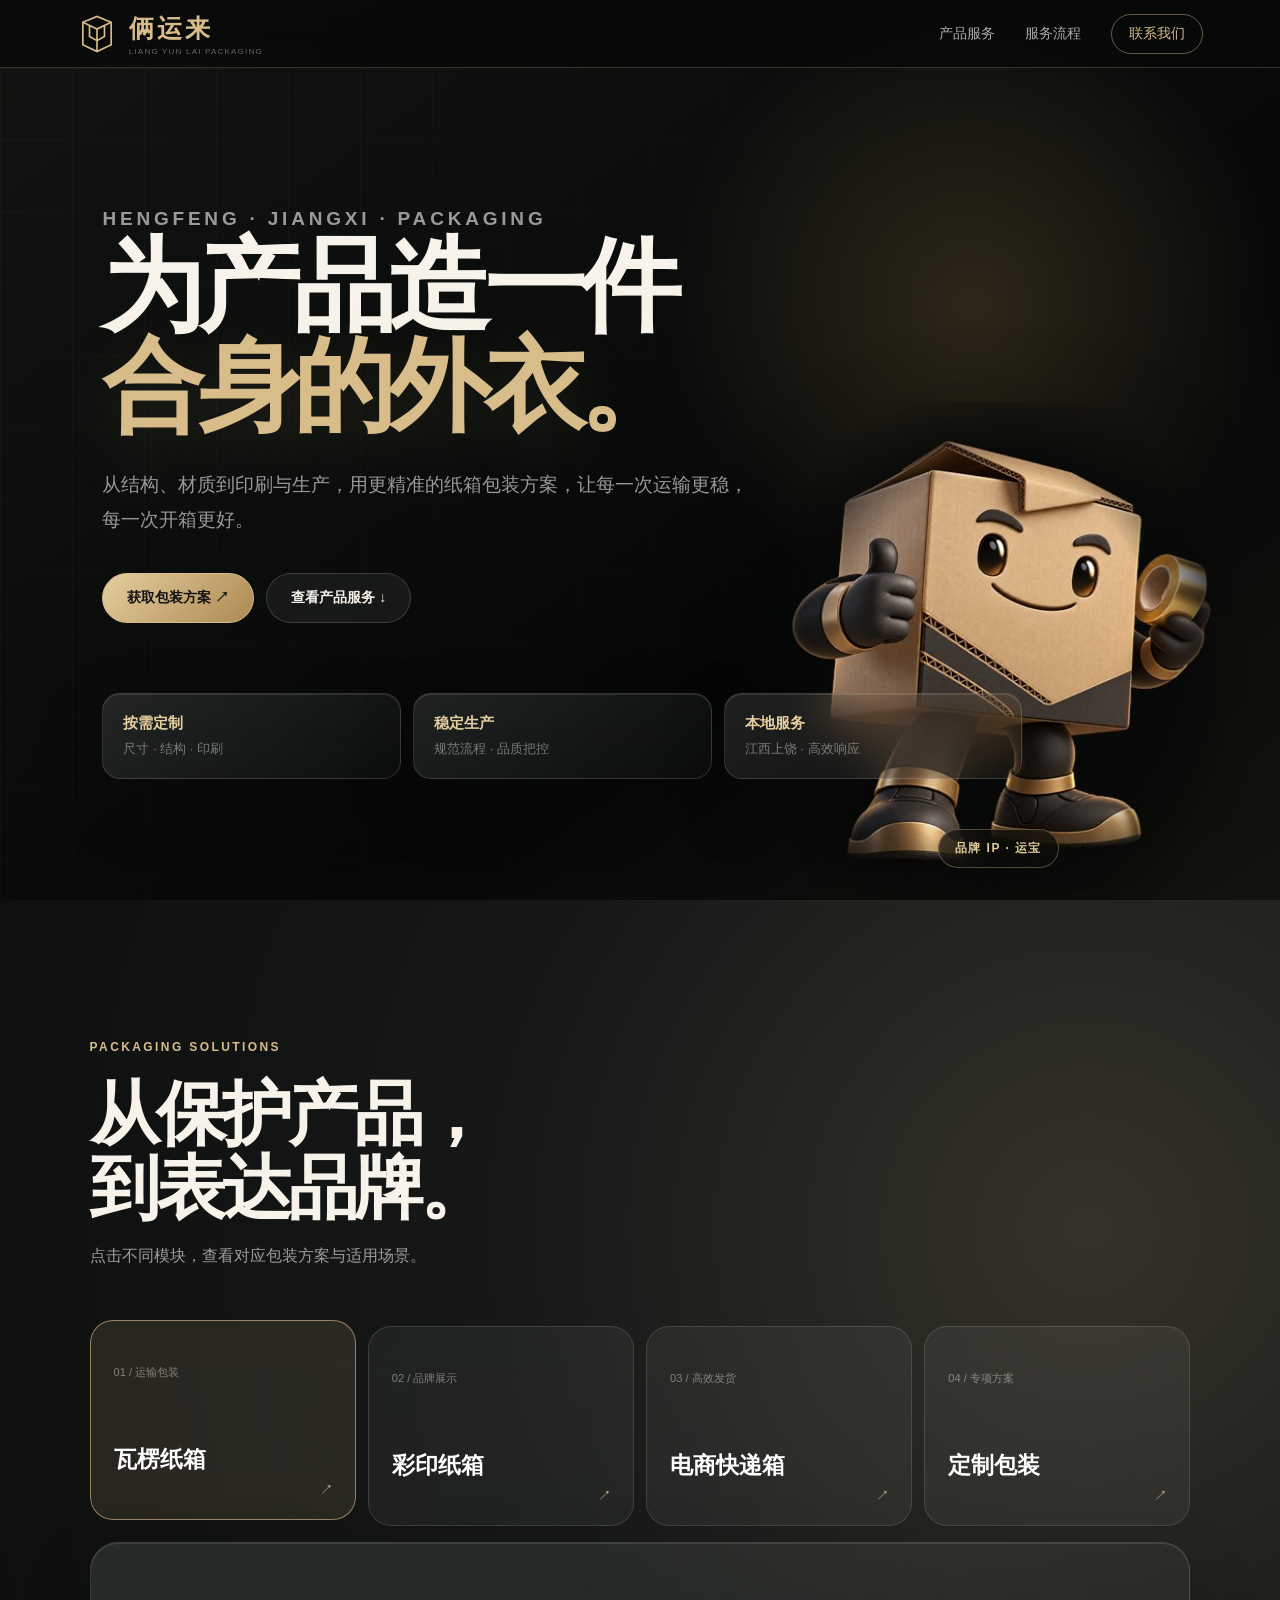
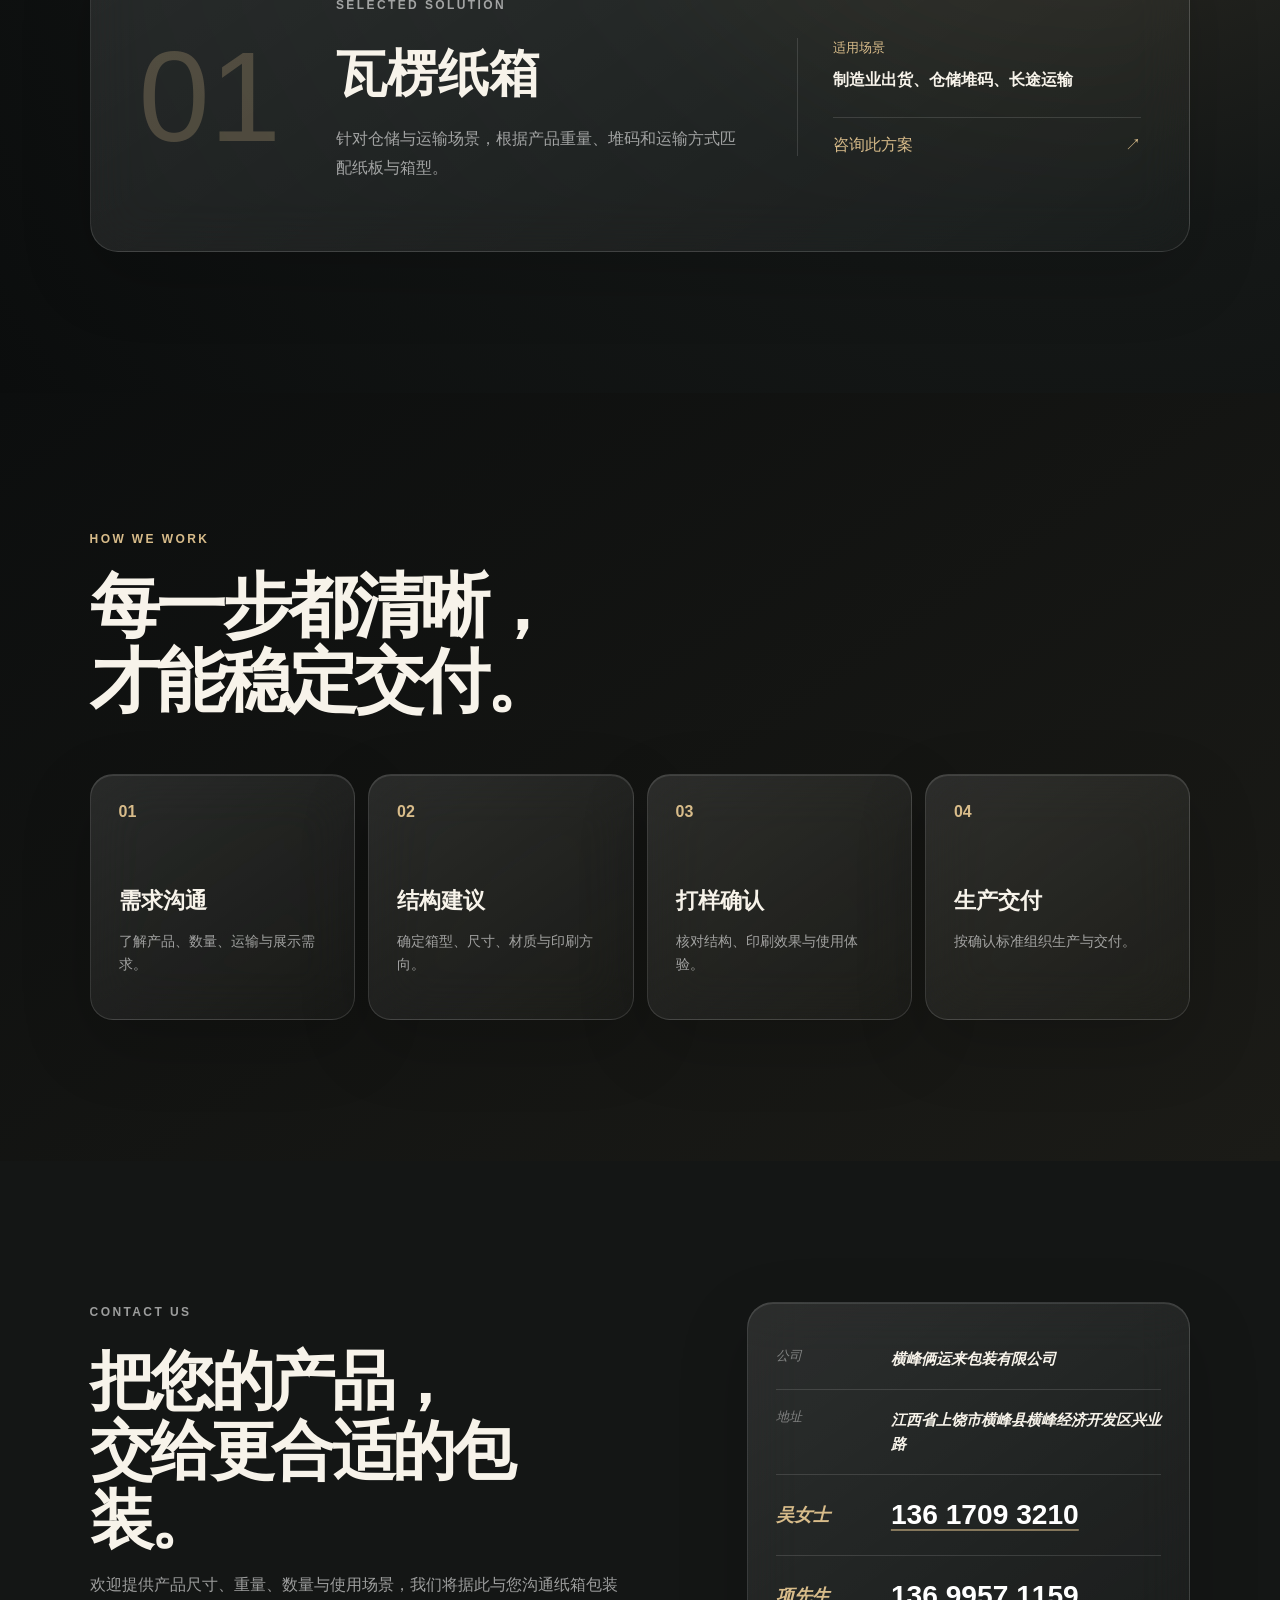
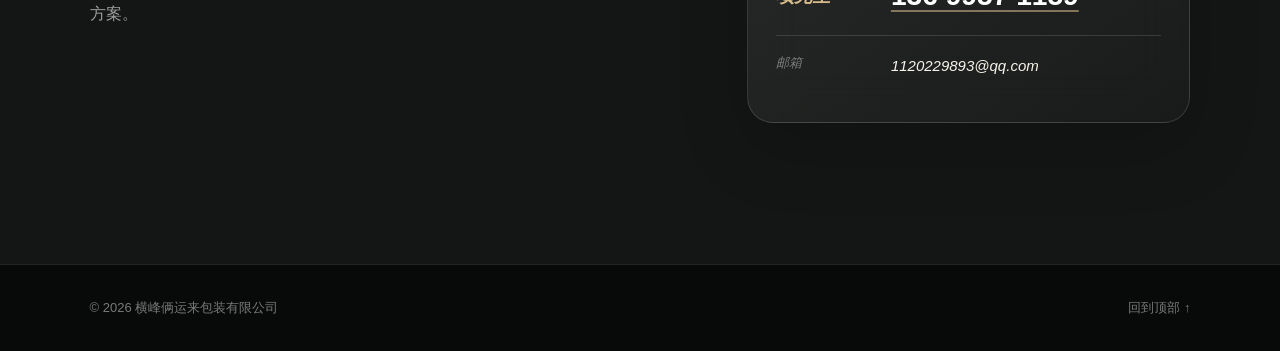
<file: index.html>
<!doctype html>
<html lang="zh-CN">
<head>
<meta charset="utf-8">
<meta name="viewport" content="width=device-width,initial-scale=1">
<title>横峰俩运来包装有限公司｜纸箱包装定制</title>
<meta name="description" content="横峰俩运来包装有限公司，提供瓦楞纸箱、彩印纸箱、电商快递箱与定制包装方案。">
<meta name="theme-color" content="#090b0b">
<link rel="canonical" href="https://1120229893xy-star.github.io/hengfeng-site/">
<style>
:root{--black:#080a0a;--black2:#111412;--gold:#d8bc8a;--gold2:#a88755;--white:#f7f3ea;--muted:rgba(255,255,255,.58);--line:rgba(216,188,138,.22)}
*{box-sizing:border-box}html{scroll-behavior:smooth}body{margin:0;background:var(--black);color:var(--white);font-family:-apple-system,BlinkMacSystemFont,"PingFang SC","Microsoft YaHei",sans-serif;-webkit-font-smoothing:antialiased}a{color:inherit;text-decoration:none}
nav{position:fixed;z-index:20;inset:0 0 auto;height:68px;display:flex;align-items:center;justify-content:space-between;padding:0 clamp(18px,6vw,92px);background:rgba(7,9,9,.72);border-bottom:1px solid var(--line);backdrop-filter:blur(24px) saturate(150%)}
.brand{display:flex;align-items:center;gap:12px}.mark{width:40px;height:40px}.brand b{color:var(--gold);font-size:clamp(19px,2vw,25px);letter-spacing:.12em}.brand small{display:block;margin-top:2px;color:rgba(255,255,255,.38);font-size:8px;letter-spacing:.15em}
.navlinks{display:flex;align-items:center;gap:30px;color:rgba(255,255,255,.65);font-size:14px}.navlinks a:hover{color:var(--gold)}.navcta{padding:10px 17px;border:1px solid rgba(216,188,138,.45);border-radius:99px;color:var(--gold)!important}
.hero{position:relative;isolation:isolate;min-height:100svh;display:grid;align-content:center;overflow:hidden;padding:120px clamp(22px,8vw,120px) 70px;background:radial-gradient(circle at 76% 34%,rgba(184,145,80,.21),transparent 27%),linear-gradient(145deg,#111411,#060808 66%,#15130e)}
.hero:before{content:"";position:absolute;z-index:-1;inset:68px 0 0;opacity:.17;background-image:linear-gradient(rgba(216,188,138,.22) 1px,transparent 1px),linear-gradient(90deg,rgba(216,188,138,.22) 1px,transparent 1px);background-size:72px 72px;mask-image:linear-gradient(120deg,#000,transparent 70%)}
.hero h1,.hero>p,.hero .actions,.hero .proof{position:relative;z-index:2}.hero-ip{position:absolute;z-index:1;right:clamp(18px,5vw,82px);bottom:8px;width:min(34vw,455px);display:grid;justify-items:center;filter:drop-shadow(0 30px 55px rgba(0,0,0,.48))}.hero-ip:before{content:"";position:absolute;inset:16% 4% 5%;z-index:-1;border-radius:50%;background:radial-gradient(circle,rgba(216,188,138,.24),transparent 66%);filter:blur(22px)}.hero-ip img{display:block;width:100%;border-radius:32px;mask-image:radial-gradient(ellipse at 50% 53%,#000 52%,transparent 78%)}.ip-badge{position:absolute;bottom:24px;padding:10px 16px;border:1px solid rgba(216,188,138,.35);border-radius:99px;background:rgba(10,12,11,.62);color:#e5ce9f;font-size:12px;font-weight:750;letter-spacing:.12em;backdrop-filter:blur(18px)}
.kicker{margin:0 0 24px;color:var(--gold);font:700 12px/1 Arial;letter-spacing:.2em}.hero h1{max-width:min(820px,65vw);margin:0;font-size:clamp(55px,8vw,118px);line-height:.98;letter-spacing:-.065em;font-weight:680}.hero h1 span{display:block;color:var(--gold);text-shadow:0 20px 70px rgba(216,188,138,.14)}.hero>p{max-width:660px;margin:30px 0 0;color:var(--muted);font-size:clamp(16px,1.5vw,19px);line-height:1.85}
.actions{display:flex;flex-wrap:wrap;gap:12px;margin-top:36px}.btn{display:inline-flex;align-items:center;justify-content:center;min-height:50px;padding:0 24px;border:1px solid rgba(255,255,255,.16);border-radius:99px;font-size:14px;font-weight:700;transition:.3s}.btn:hover{transform:translateY(-3px)}.primary{border-color:var(--gold);background:linear-gradient(135deg,#e5ce9f,#ad8952);color:#111}.ghost{background:rgba(255,255,255,.06);backdrop-filter:blur(18px)}
.proof{display:grid;grid-template-columns:repeat(3,1fr);gap:12px;margin-top:70px;max-width:920px}.proof div,.glass{border:1px solid rgba(255,255,255,.13);background:linear-gradient(145deg,rgba(255,255,255,.105),rgba(255,255,255,.025));backdrop-filter:blur(26px) saturate(140%);box-shadow:inset 0 1px 0 rgba(255,255,255,.11),0 24px 70px rgba(0,0,0,.18)}.proof div{padding:20px;border-radius:18px}.proof b{display:block;color:#e5ce9f;font-size:15px}.proof span{display:block;margin-top:7px;color:rgba(255,255,255,.42);font-size:13px}
section{padding:clamp(80px,11vw,150px) clamp(22px,7vw,108px)}.head{max-width:760px}.head h2{margin:0;font-size:clamp(38px,5.5vw,76px);line-height:1.06;letter-spacing:-.055em}.head>p:last-child{color:var(--muted);font-size:16px;line-height:1.8}
.solutions{background:radial-gradient(circle at 85% 30%,#353229,#151817 45%,#0b0d0d)}.tabs{display:grid;grid-template-columns:repeat(4,1fr);gap:12px;margin-top:55px}.tab{position:relative;min-height:200px;padding:23px;border:1px solid rgba(255,255,255,.13);border-radius:23px;background:rgba(255,255,255,.055);color:#fff;text-align:left;cursor:pointer;backdrop-filter:blur(24px);transition:.3s}.tab:hover,.tab.active{transform:translateY(-6px);border-color:rgba(216,188,138,.62);background:rgba(216,188,138,.12)}.tab small{color:rgba(255,255,255,.42)}.tab b{display:block;margin-top:64px;font-size:23px}.tab i{position:absolute;right:22px;bottom:20px;color:var(--gold);font-style:normal}
.detail{display:grid;grid-template-columns:.35fr 1fr .85fr;align-items:center;gap:55px;min-height:310px;margin-top:16px;padding:48px;border-radius:28px}.detail-no{color:rgba(216,188,138,.25);font:300 clamp(75px,10vw,135px)/1 Arial}.detail h3{margin:0 0 16px;font-size:clamp(32px,4vw,55px)}.detail p{color:var(--muted);line-height:1.8}.detail aside{padding-left:35px;border-left:1px solid rgba(255,255,255,.13)}.detail aside small{color:var(--gold)}.detail aside b{display:block;margin:10px 0 24px;line-height:1.6}.detail aside a{display:flex;justify-content:space-between;padding-top:17px;border-top:1px solid rgba(255,255,255,.13);color:var(--gold)}
.process{background:linear-gradient(145deg,#0c0e0e,#1b1b17)}.steps{display:grid;grid-template-columns:repeat(4,1fr);gap:13px;margin-top:55px}.step{min-height:245px;padding:28px;border-radius:23px;transition:.3s}.step:hover{transform:translateY(-6px);border-color:rgba(216,188,138,.42)}.step span{color:var(--gold);font-weight:700}.step h3{margin:65px 0 13px;font-size:22px}.step p{color:var(--muted);font-size:14px;line-height:1.7}
.contact{display:grid;grid-template-columns:1.1fr .9fr;gap:clamp(45px,9vw,140px);background:#141615}.contact h2{margin:0;font-size:clamp(38px,5vw,72px);line-height:1.08;letter-spacing:-.055em}.contact>div>p{max-width:590px;color:var(--muted);line-height:1.8}.contact-card{padding:26px 28px;border-radius:26px}.row{display:grid;grid-template-columns:95px 1fr;gap:20px;padding:18px 0;border-bottom:1px solid rgba(255,255,255,.13)}.row:last-child{border:0}.row span{color:rgba(255,255,255,.42);font-size:13px}.row strong,.row a{font-size:15px;line-height:1.6}.person{align-items:center;padding:23px 0}.person span{color:var(--gold);font-size:18px;font-weight:800}.person a{width:max-content;color:#fff;font:650 clamp(22px,2.2vw,31px)/1.2 Arial;text-decoration:underline;text-decoration-color:rgba(216,188,138,.55);text-underline-offset:5px}
footer{display:flex;justify-content:space-between;gap:22px;padding:34px clamp(22px,7vw,108px);border-top:1px solid rgba(255,255,255,.1);color:rgba(255,255,255,.45);font-size:13px}
.reveal{opacity:0;transform:translateY(28px);transition:opacity .7s,transform .7s}.reveal.show{opacity:1;transform:none}
@media(max-width:760px){nav{height:62px}.brand small,.navlinks>a:not(.navcta){display:none}.mark{width:35px;height:35px}.hero{padding-top:105px}.hero h1{max-width:100%;font-size:clamp(48px,14vw,75px)}.hero>p{max-width:100%}.hero-ip{position:relative;right:auto;bottom:auto;width:min(88vw,420px);margin:28px auto 0}.ip-badge{bottom:18px}.proof,.tabs,.steps,.contact{grid-template-columns:1fr}.detail{grid-template-columns:1fr;gap:20px;padding:27px}.detail-no{display:none}.detail aside{padding:20px 0 0;border:0;border-top:1px solid rgba(255,255,255,.13)}.tabs{grid-template-columns:repeat(2,1fr)}.tab{min-height:170px;padding:18px}.tab b{margin-top:48px;font-size:19px}.contact{gap:50px}.row{grid-template-columns:80px 1fr}.person a{font-size:21px}footer{flex-direction:column}}
@media(prefers-reduced-motion:reduce){*{scroll-behavior:auto!important}.reveal{opacity:1;transform:none;transition:none}}
</style>
<script type="application/ld+json">{"@context":"https://schema.org","@type":"LocalBusiness","name":"横峰俩运来包装有限公司","url":"https://1120229893xy-star.github.io/hengfeng-site/","telephone":["13617093210","13699571159"],"email":"1120229893@qq.com","address":{"@type":"PostalAddress","addressRegion":"江西省上饶市","addressLocality":"横峰县","streetAddress":"横峰经济开发区兴业路"}}</script>
</head>
<body>
<nav>
<a class="brand" href="#top"><svg class="mark" viewBox="0 0 48 48" fill="none" aria-hidden="true"><path d="M7 10 24 3l17 7v27l-17 8L7 37V10Z" stroke="#d8bc8a" stroke-width="2"/><path d="m7 10 17 8 17-8M24 18v27M15 14v13l9 5 9-5V14" stroke="#d8bc8a" stroke-width="2"/></svg><span><b>俩运来</b><small>LIANG YUN LAI PACKAGING</small></span></a>
<div class="navlinks"><a href="#solutions">产品服务</a><a href="#process">服务流程</a><a class="navcta" href="#contact">联系我们</a></div>
</nav>
<header class="hero" id="top">
<p class="kicker">HENGFENG · JIANGXI · PACKAGING</p>
<h1>为产品造一件<span>合身的外衣。</span></h1>
<p>从结构、材质到印刷与生产，用更精准的纸箱包装方案，让每一次运输更稳，每一次开箱更好。</p>
<div class="actions"><a class="btn primary" href="#contact">获取包装方案 ↗</a><a class="btn ghost" href="#solutions">查看产品服务 ↓</a></div>
<aside class="hero-ip" id="brand-ip" aria-label="俩运来品牌IP运宝"><img src="[data-uri]" alt="俩运来纸箱包装品牌IP运宝" width="420" height="490"><span class="ip-badge">品牌 IP · 运宝</span></aside>
<div class="proof"><div><b>按需定制</b><span>尺寸 · 结构 · 印刷</span></div><div><b>稳定生产</b><span>规范流程 · 品质把控</span></div><div><b>本地服务</b><span>江西上饶 · 高效响应</span></div></div>
</header>
<section class="solutions" id="solutions">
<div class="head reveal"><p class="kicker">PACKAGING SOLUTIONS</p><h2>从保护产品，<br>到表达品牌。</h2><p>点击不同模块，查看对应包装方案与适用场景。</p></div>
<div class="tabs reveal" role="tablist">
<button class="tab active" data-i="0"><small>01 / 运输包装</small><b>瓦楞纸箱</b><i>↗</i></button>
<button class="tab" data-i="1"><small>02 / 品牌展示</small><b>彩印纸箱</b><i>↗</i></button>
<button class="tab" data-i="2"><small>03 / 高效发货</small><b>电商快递箱</b><i>↗</i></button>
<button class="tab" data-i="3"><small>04 / 专项方案</small><b>定制包装</b><i>↗</i></button>
</div>
<div class="detail glass reveal" id="detail"><div class="detail-no">01</div><div><p class="kicker">SELECTED SOLUTION</p><h3>瓦楞纸箱</h3><p>针对仓储与运输场景，根据产品重量、堆码和运输方式匹配纸板与箱型。</p></div><aside><small>适用场景</small><b>制造业出货、仓储堆码、长途运输</b><a href="#contact">咨询此方案 <span>↗</span></a></aside></div>
</section>
<section class="process" id="process">
<div class="head reveal"><p class="kicker">HOW WE WORK</p><h2>每一步都清晰，<br>才能稳定交付。</h2></div>
<div class="steps"><article class="step glass reveal"><span>01</span><h3>需求沟通</h3><p>了解产品、数量、运输与展示需求。</p></article><article class="step glass reveal"><span>02</span><h3>结构建议</h3><p>确定箱型、尺寸、材质与印刷方向。</p></article><article class="step glass reveal"><span>03</span><h3>打样确认</h3><p>核对结构、印刷效果与使用体验。</p></article><article class="step glass reveal"><span>04</span><h3>生产交付</h3><p>按确认标准组织生产与交付。</p></article></div>
</section>
<section class="contact" id="contact">
<div class="reveal"><p class="kicker">CONTACT US</p><h2>把您的产品，<br>交给更合适的包装。</h2><p>欢迎提供产品尺寸、重量、数量与使用场景，我们将据此与您沟通纸箱包装方案。</p></div>
<address class="contact-card glass reveal">
<div class="row"><span>公司</span><strong>横峰俩运来包装有限公司</strong></div>
<div class="row"><span>地址</span><strong>江西省上饶市横峰县横峰经济开发区兴业路</strong></div>
<div class="row person"><span>吴女士</span><a href="tel:13617093210">136 1709 3210</a></div>
<div class="row person"><span>项先生</span><a href="tel:13699571159">136 9957 1159</a></div>
<div class="row"><span>邮箱</span><a href="mailto:1120229893@qq.com">1120229893@qq.com</a></div>
</address>
</section>
<footer><span>© 2026 横峰俩运来包装有限公司</span><a href="#top">回到顶部 ↑</a></footer>
<script>
const data=[
["01","瓦楞纸箱","针对仓储与运输场景，根据产品重量、堆码和运输方式匹配纸板与箱型。","制造业出货、仓储堆码、长途运输"],
["02","彩印纸箱","将品牌视觉与包装结构一体化落地，兼顾展示效果、承重与批量生产效率。","零售陈列、礼赠包装、品牌新品"],
["03","电商快递箱","适配电商发货、物流分拣与终端开箱，平衡稳固保护与使用便利。","电商仓配、快递发货、订阅零售"],
["04","定制包装","围绕产品尺寸、防护需求与品牌识别，定制结构、材质、印刷与内衬方案。","异形产品、精密部件、专项防护"]
];
document.querySelectorAll(".tab").forEach((b)=>b.onclick=()=>{document.querySelectorAll(".tab").forEach(x=>x.classList.remove("active"));b.classList.add("active");const d=data[+b.dataset.i];document.querySelector("#detail").innerHTML='<div class="detail-no">'+d[0]+'</div><div><p class="kicker">SELECTED SOLUTION</p><h3>'+d[1]+'</h3><p>'+d[2]+'</p></div><aside><small>适用场景</small><b>'+d[3]+'</b><a href="#contact">咨询此方案 <span>↗</span></a></aside>'});
const io=new IntersectionObserver(es=>es.forEach(e=>{if(e.isIntersecting)e.target.classList.add("show")}),{threshold:.08});document.querySelectorAll(".reveal").forEach(x=>io.observe(x));
</script>
</body>
</html>
</file>
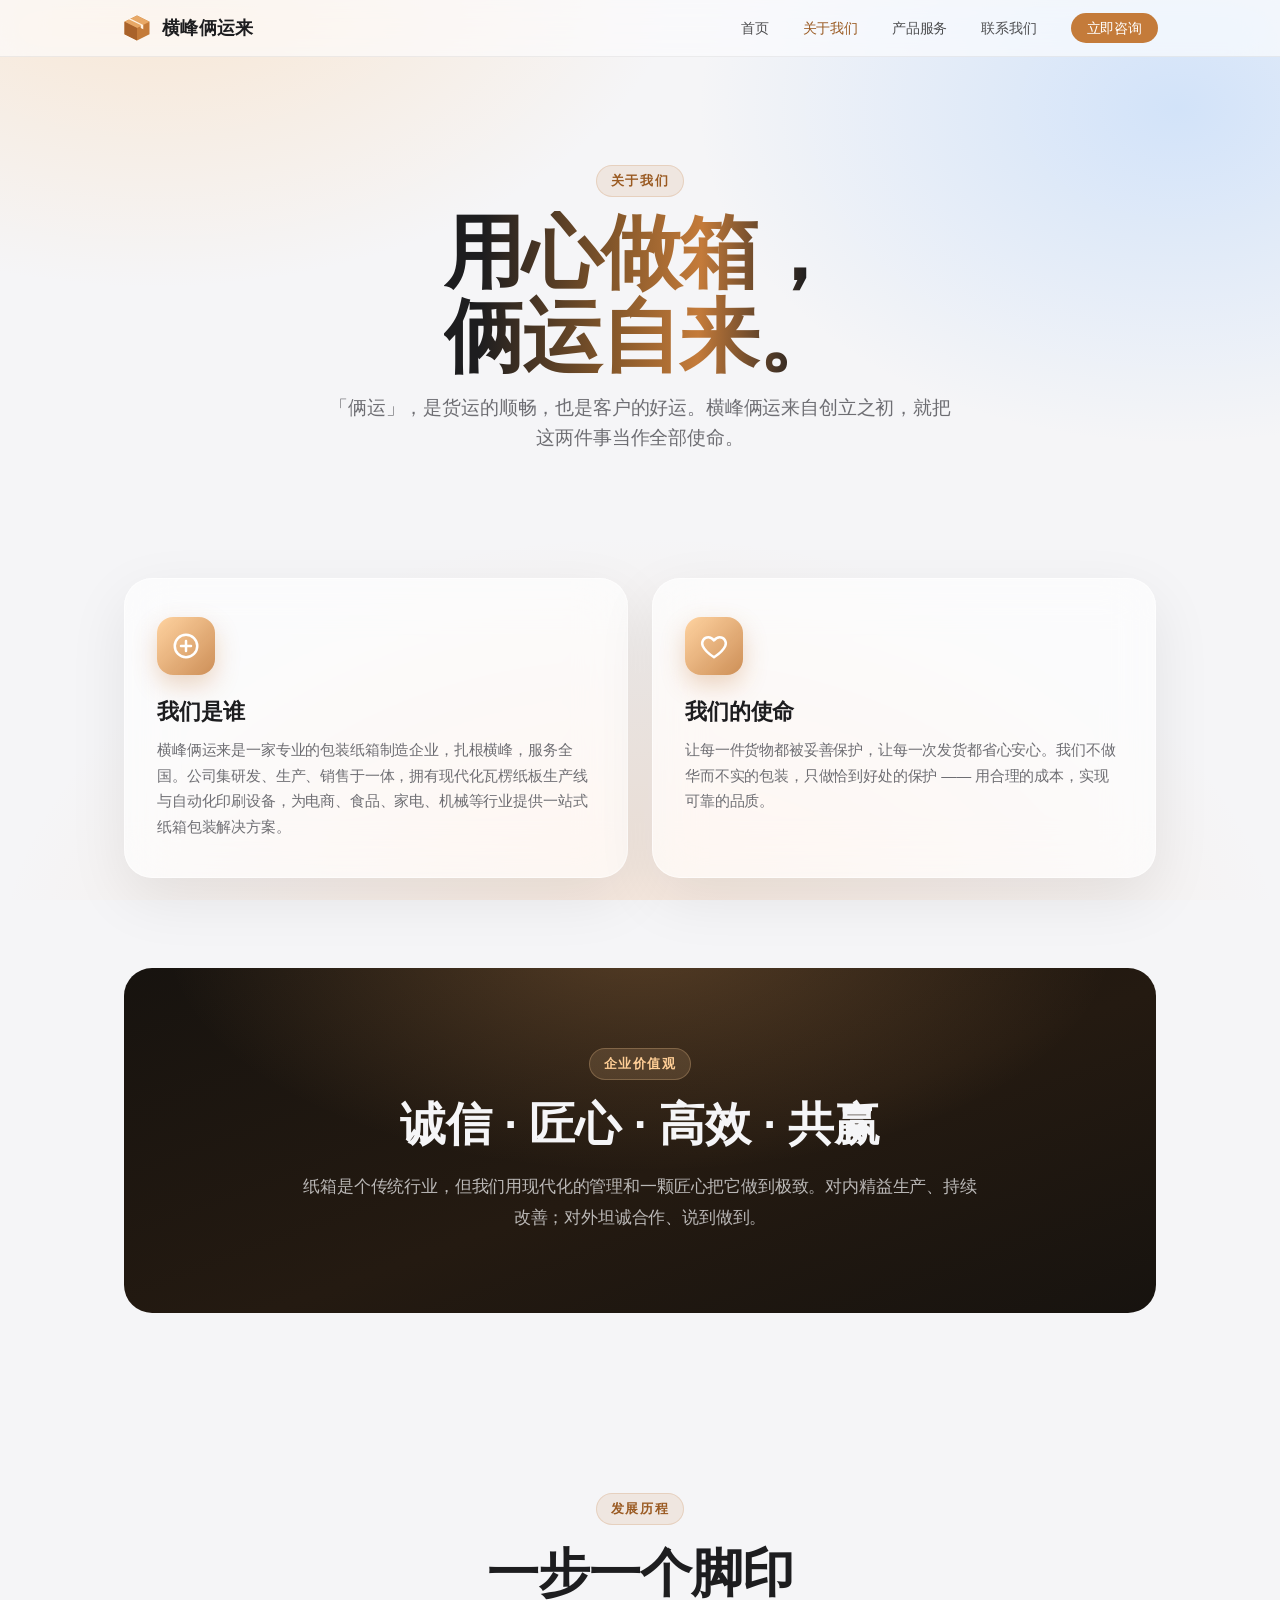
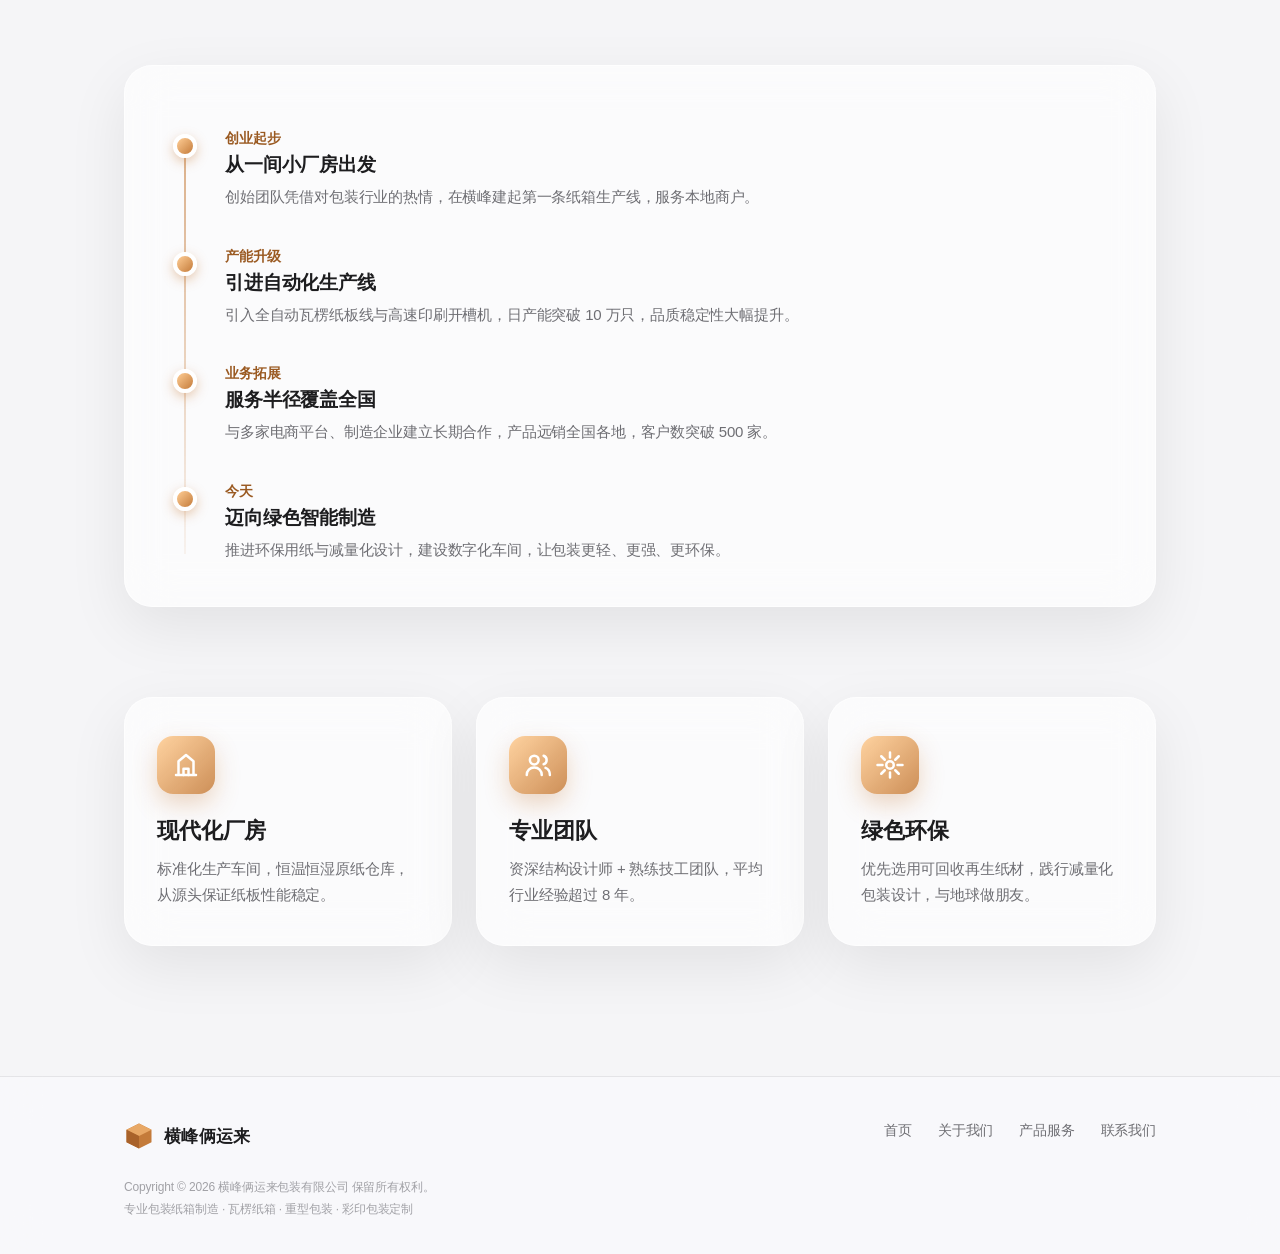
<file: about.html>
<!DOCTYPE html>
<html lang="zh-CN">
<head>
<meta charset="UTF-8">
<meta name="viewport" content="width=device-width, initial-scale=1.0">
<title>关于我们 — 横峰俩运来</title>
<link rel="stylesheet" href="style.css">
</head>
<body>
<div class="ambient"></div>

<nav class="nav">
  <div class="nav-inner">
    <a class="brand" href="index.html">
      <svg viewBox="0 0 48 48" fill="none"><path d="M24 4 44 14v20L24 44 4 34V14L24 4z" fill="#c47b3a"/><path d="M24 4 44 14 24 24 4 14 24 4z" fill="#e8a866"/><path d="M24 24v20L4 34V14l20 10z" fill="#a9622a"/><path d="M14 9l20 10v7l-4-2v-5L10 9.5 14 9z" fill="#fff3e4"/></svg>
      <span class="brand-name">横峰俩运来</span>
    </a>
    <ul class="nav-links">
      <li><a href="index.html">首页</a></li>
      <li><a href="about.html" class="active">关于我们</a></li>
      <li><a href="products.html">产品服务</a></li>
      <li><a href="contact.html">联系我们</a></li>
      <li><a href="contact.html" class="nav-cta">立即咨询</a></li>
    </ul>
  </div>
</nav>

<header class="hero" style="min-height:62vh">
  <span class="eyebrow">关于我们</span>
  <h1 style="font-size:clamp(40px,7vw,80px)">用心做箱，<br>俩运自来。</h1>
  <p class="sub">「俩运」，是货运的顺畅，也是客户的好运。横峰俩运来自创立之初，就把这两件事当作全部使命。</p>
</header>

<section class="section" style="padding-top:20px">
  <div class="grid grid-2">
    <div class="glass card reveal">
      <div class="icon"><svg viewBox="0 0 24 24" fill="none" stroke="#fff" stroke-width="2" stroke-linecap="round" stroke-linejoin="round"><circle cx="12" cy="12" r="9"/><path d="M8 12h8M12 8v8"/></svg></div>
      <h3>我们是谁</h3>
      <p>横峰俩运来是一家专业的包装纸箱制造企业，扎根横峰，服务全国。公司集研发、生产、销售于一体，拥有现代化瓦楞纸板生产线与自动化印刷设备，为电商、食品、家电、机械等行业提供一站式纸箱包装解决方案。</p>
    </div>
    <div class="glass card reveal">
      <div class="icon"><svg viewBox="0 0 24 24" fill="none" stroke="#fff" stroke-width="2" stroke-linecap="round" stroke-linejoin="round"><path d="M12 21s-7-4.5-9-9c-1.5-3.5 1-7 4.5-7C10 5 12 7.5 12 7.5S14 5 16.5 5c3.5 0 6 3.5 4.5 7-2 4.5-9 9-9 9z"/></svg></div>
      <h3>我们的使命</h3>
      <p>让每一件货物都被妥善保护，让每一次发货都省心安心。我们不做华而不实的包装，只做恰到好处的保护 —— 用合理的成本，实现可靠的品质。</p>
    </div>
  </div>
</section>

<section class="section" style="padding-top:0">
  <div class="dark-band reveal">
    <span class="eyebrow" style="background:rgba(255,206,150,.14);border-color:rgba(255,206,150,.25);color:#ffce96">企业价值观</span>
    <h2>诚信 · 匠心 · 高效 · 共赢</h2>
    <p>纸箱是个传统行业，但我们用现代化的管理和一颗匠心把它做到极致。对内精益生产、持续改善；对外坦诚合作、说到做到。</p>
  </div>
</section>

<section class="section">
  <div class="section-head reveal">
    <span class="eyebrow">发展历程</span>
    <h2>一步一个脚印</h2>
  </div>
  <div class="glass card reveal" style="padding:44px 40px">
    <div class="timeline">
      <div class="tl-item">
        <div class="tl-dot"></div>
        <div class="year">创业起步</div>
        <h4>从一间小厂房出发</h4>
        <p>创始团队凭借对包装行业的热情，在横峰建起第一条纸箱生产线，服务本地商户。</p>
      </div>
      <div class="tl-item">
        <div class="tl-dot"></div>
        <div class="year">产能升级</div>
        <h4>引进自动化生产线</h4>
        <p>引入全自动瓦楞纸板线与高速印刷开槽机，日产能突破 10 万只，品质稳定性大幅提升。</p>
      </div>
      <div class="tl-item">
        <div class="tl-dot"></div>
        <div class="year">业务拓展</div>
        <h4>服务半径覆盖全国</h4>
        <p>与多家电商平台、制造企业建立长期合作，产品远销全国各地，客户数突破 500 家。</p>
      </div>
      <div class="tl-item">
        <div class="tl-dot"></div>
        <div class="year">今天</div>
        <h4>迈向绿色智能制造</h4>
        <p>推进环保用纸与减量化设计，建设数字化车间，让包装更轻、更强、更环保。</p>
      </div>
    </div>
  </div>
</section>

<section class="section" style="padding-top:0">
  <div class="grid grid-3">
    <div class="glass card reveal">
      <div class="icon"><svg viewBox="0 0 24 24" fill="none" stroke="#fff" stroke-width="2" stroke-linecap="round" stroke-linejoin="round"><path d="M4 20h16M6 20V9l6-5 6 5v11"/><path d="M10 20v-5h4v5"/></svg></div>
      <h3>现代化厂房</h3>
      <p>标准化生产车间，恒温恒湿原纸仓库，从源头保证纸板性能稳定。</p>
    </div>
    <div class="glass card reveal">
      <div class="icon"><svg viewBox="0 0 24 24" fill="none" stroke="#fff" stroke-width="2" stroke-linecap="round" stroke-linejoin="round"><circle cx="9" cy="8" r="3.5"/><path d="M3 20c0-3.5 2.5-6 6-6s6 2.5 6 6"/><path d="M16.5 4.6c1.4.5 2.4 1.8 2.4 3.4 0 1.6-1 3-2.4 3.4M18 14.3c2.2.8 3.5 2.8 3.5 5.7"/></svg></div>
      <h3>专业团队</h3>
      <p>资深结构设计师 + 熟练技工团队，平均行业经验超过 8 年。</p>
    </div>
    <div class="glass card reveal">
      <div class="icon"><svg viewBox="0 0 24 24" fill="none" stroke="#fff" stroke-width="2" stroke-linecap="round" stroke-linejoin="round"><path d="M12 2v4M12 18v4M2 12h4M18 12h4M5 5l2.8 2.8M16.2 16.2L19 19M19 5l-2.8 2.8M7.8 16.2L5 19"/><circle cx="12" cy="12" r="3"/></svg></div>
      <h3>绿色环保</h3>
      <p>优先选用可回收再生纸材，践行减量化包装设计，与地球做朋友。</p>
    </div>
  </div>
</section>

<footer class="footer">
  <div class="footer-inner">
    <div class="footer-top">
      <a class="brand" href="index.html">
        <svg viewBox="0 0 48 48" fill="none" width="26" height="26"><path d="M24 4 44 14v20L24 44 4 34V14L24 4z" fill="#c47b3a"/><path d="M24 4 44 14 24 24 4 14 24 4z" fill="#e8a866"/><path d="M24 24v20L4 34V14l20 10z" fill="#a9622a"/></svg>
        <span class="brand-name">横峰俩运来</span>
      </a>
      <ul class="footer-links">
        <li><a href="index.html">首页</a></li>
        <li><a href="about.html">关于我们</a></li>
        <li><a href="products.html">产品服务</a></li>
        <li><a href="contact.html">联系我们</a></li>
      </ul>
    </div>
    <p class="footer-copy">Copyright © 2026 横峰俩运来包装有限公司 保留所有权利。<br>专业包装纸箱制造 · 瓦楞纸箱 · 重型包装 · 彩印包装定制</p>
  </div>
</footer>

<script src="app.js"></script>
</body>
</html>
</file>
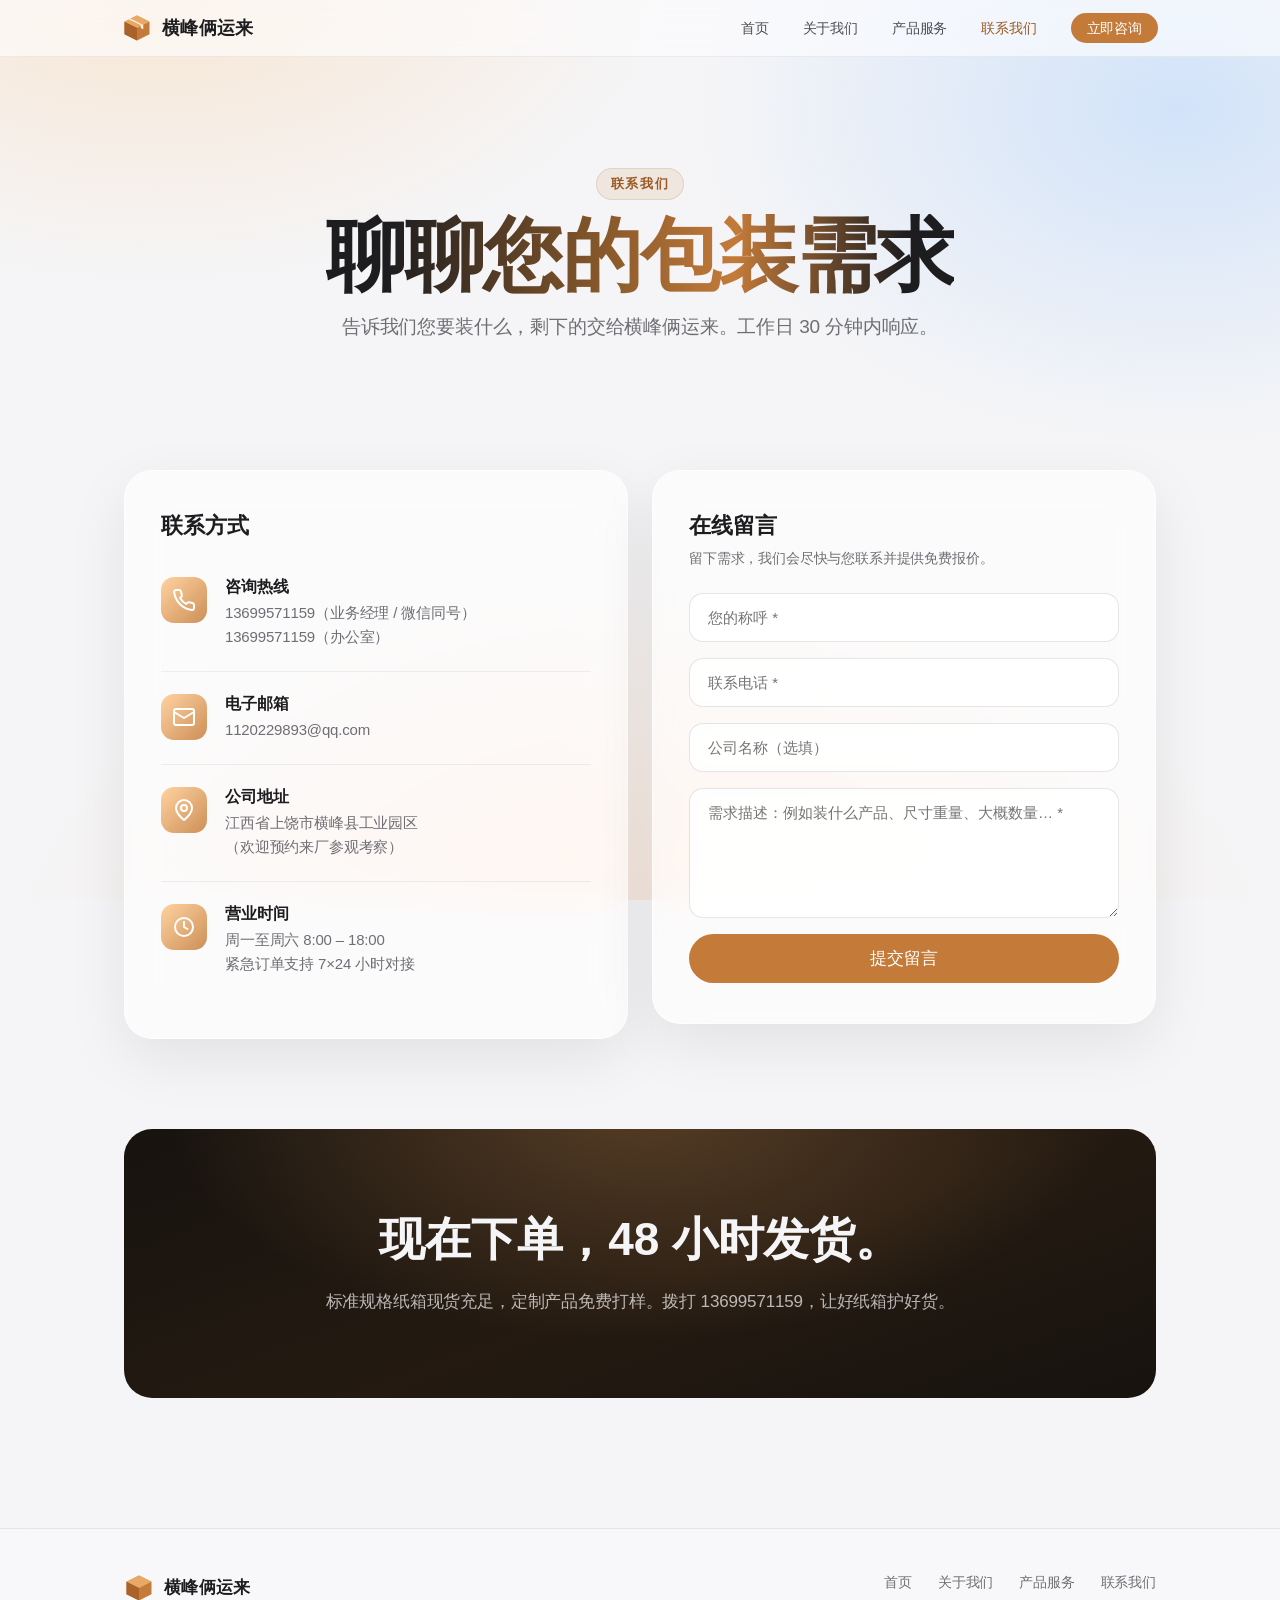
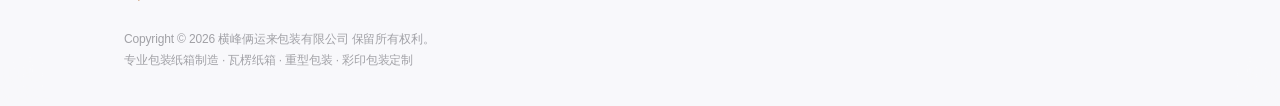
<file: contact.html>
<!DOCTYPE html>
<html lang="zh-CN">
<head>
<meta charset="UTF-8">
<meta name="viewport" content="width=device-width, initial-scale=1.0">
<title>联系我们 — 横峰俩运来</title>
<link rel="stylesheet" href="style.css">
</head>
<body>
<div class="ambient"></div>

<nav class="nav">
  <div class="nav-inner">
    <a class="brand" href="index.html">
      <svg viewBox="0 0 48 48" fill="none"><path d="M24 4 44 14v20L24 44 4 34V14L24 4z" fill="#c47b3a"/><path d="M24 4 44 14 24 24 4 14 24 4z" fill="#e8a866"/><path d="M24 24v20L4 34V14l20 10z" fill="#a9622a"/><path d="M14 9l20 10v7l-4-2v-5L10 9.5 14 9z" fill="#fff3e4"/></svg>
      <span class="brand-name">横峰俩运来</span>
    </a>
    <ul class="nav-links">
      <li><a href="index.html">首页</a></li>
      <li><a href="about.html">关于我们</a></li>
      <li><a href="products.html">产品服务</a></li>
      <li><a href="contact.html" class="active">联系我们</a></li>
      <li><a href="contact.html" class="nav-cta">立即咨询</a></li>
    </ul>
  </div>
</nav>

<header class="hero" style="min-height:50vh">
  <span class="eyebrow">联系我们</span>
  <h1 style="font-size:clamp(40px,7vw,80px)">聊聊您的包装需求</h1>
  <p class="sub">告诉我们您要装什么，剩下的交给横峰俩运来。工作日 30 分钟内响应。</p>
</header>

<section class="section" style="padding-top:20px">
  <div class="grid grid-2" style="align-items:start">
    <!-- 联系信息 -->
    <div class="glass card reveal" style="padding:40px 36px">
      <h3 style="margin-bottom:14px">联系方式</h3>
      <div class="contact-item">
        <div class="ci-icon"><svg viewBox="0 0 24 24" fill="none" stroke="#fff" stroke-width="2" stroke-linecap="round" stroke-linejoin="round"><path d="M22 16.9v3a2 2 0 0 1-2.2 2 19.8 19.8 0 0 1-8.6-3.1 19.5 19.5 0 0 1-6-6A19.8 19.8 0 0 1 2.1 4.2 2 2 0 0 1 4.1 2h3a2 2 0 0 1 2 1.7c.1 1 .4 2 .7 2.9a2 2 0 0 1-.4 2.1L8.1 10a16 16 0 0 0 6 6l1.3-1.3a2 2 0 0 1 2.1-.4c.9.3 1.9.6 2.9.7a2 2 0 0 1 1.6 2z"/></svg></div>
        <div><h4>咨询热线</h4><p>13699571159（业务经理 / 微信同号）<br>13699571159（办公室）</p></div>
      </div>
      <div class="contact-item">
        <div class="ci-icon"><svg viewBox="0 0 24 24" fill="none" stroke="#fff" stroke-width="2" stroke-linecap="round" stroke-linejoin="round"><rect x="2" y="4" width="20" height="16" rx="2"/><path d="M22 7l-10 6L2 7"/></svg></div>
        <div><h4>电子邮箱</h4><p>1120229893@qq.com</p></div>
      </div>
      <div class="contact-item">
        <div class="ci-icon"><svg viewBox="0 0 24 24" fill="none" stroke="#fff" stroke-width="2" stroke-linecap="round" stroke-linejoin="round"><path d="M20 10c0 6-8 12-8 12s-8-6-8-12a8 8 0 0 1 16 0z"/><circle cx="12" cy="10" r="3"/></svg></div>
        <div><h4>公司地址</h4><p>江西省上饶市横峰县工业园区<br>（欢迎预约来厂参观考察）</p></div>
      </div>
      <div class="contact-item">
        <div class="ci-icon"><svg viewBox="0 0 24 24" fill="none" stroke="#fff" stroke-width="2" stroke-linecap="round" stroke-linejoin="round"><circle cx="12" cy="12" r="9"/><path d="M12 7v5l3.5 2"/></svg></div>
        <div><h4>营业时间</h4><p>周一至周六 8:00 – 18:00<br>紧急订单支持 7×24 小时对接</p></div>
      </div>
    </div>

    <!-- 留言表单 -->
    <div class="glass card reveal" style="padding:40px 36px">
      <h3 style="margin-bottom:6px">在线留言</h3>
      <p style="color:var(--text-secondary);font-size:14px;margin-bottom:22px">留下需求，我们会尽快与您联系并提供免费报价。</p>
      <form class="form-grid" onsubmit="event.preventDefault();this.reset();alert('感谢您的留言！我们会尽快与您联系。');">
        <input type="text" placeholder="您的称呼 *" required>
        <input type="tel" placeholder="联系电话 *" required>
        <input type="text" placeholder="公司名称（选填）">
        <textarea placeholder="需求描述：例如装什么产品、尺寸重量、大概数量… *" required></textarea>
        <button type="submit" class="btn btn-primary" style="width:100%">提交留言</button>
      </form>
    </div>
  </div>
</section>

<section class="section" style="padding-top:0">
  <div class="dark-band reveal">
    <h2>现在下单，48 小时发货。</h2>
    <p>标准规格纸箱现货充足，定制产品免费打样。拨打 13699571159，让好纸箱护好货。</p>
  </div>
</section>

<footer class="footer">
  <div class="footer-inner">
    <div class="footer-top">
      <a class="brand" href="index.html">
        <svg viewBox="0 0 48 48" fill="none" width="26" height="26"><path d="M24 4 44 14v20L24 44 4 34V14L24 4z" fill="#c47b3a"/><path d="M24 4 44 14 24 24 4 14 24 4z" fill="#e8a866"/><path d="M24 24v20L4 34V14l20 10z" fill="#a9622a"/></svg>
        <span class="brand-name">横峰俩运来</span>
      </a>
      <ul class="footer-links">
        <li><a href="index.html">首页</a></li>
        <li><a href="about.html">关于我们</a></li>
        <li><a href="products.html">产品服务</a></li>
        <li><a href="contact.html">联系我们</a></li>
      </ul>
    </div>
    <p class="footer-copy">Copyright © 2026 横峰俩运来包装有限公司 保留所有权利。<br>专业包装纸箱制造 · 瓦楞纸箱 · 重型包装 · 彩印包装定制</p>
  </div>
</footer>

<script src="app.js"></script>
</body>
</html>
</file>
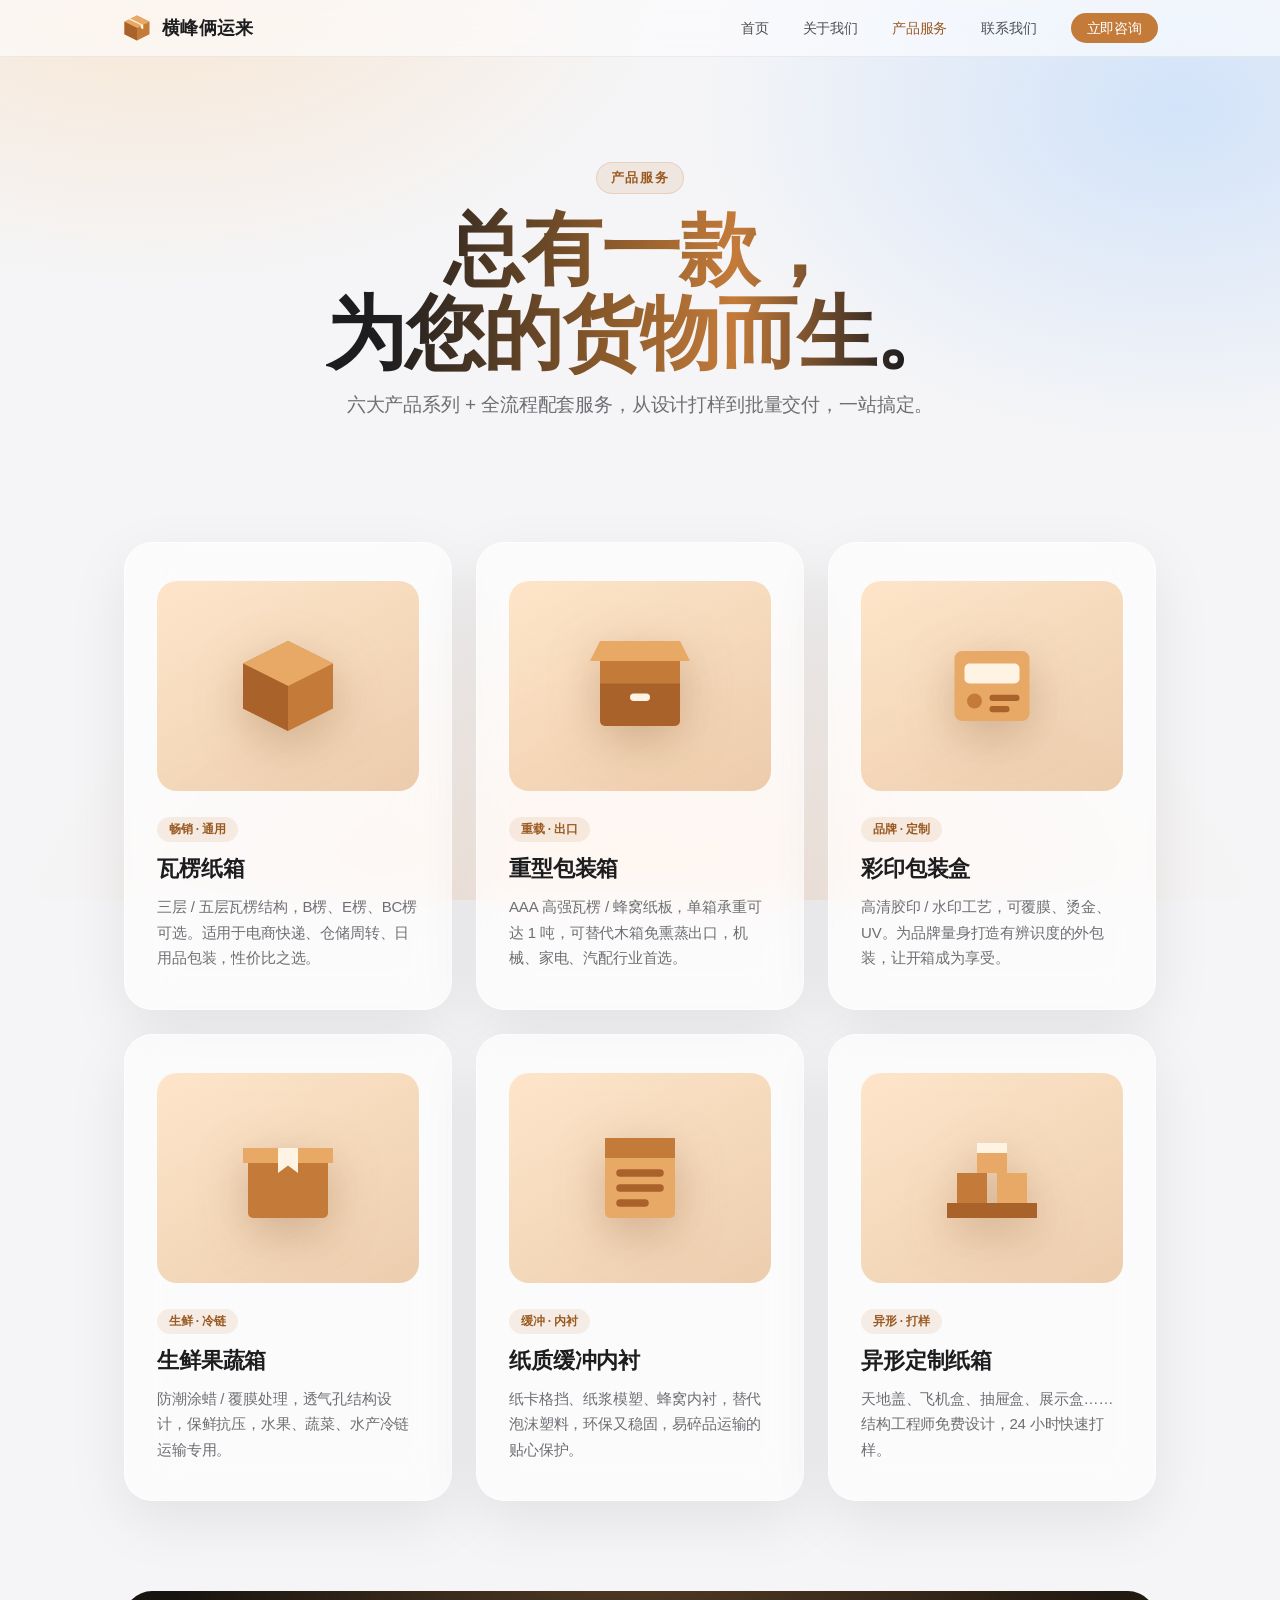
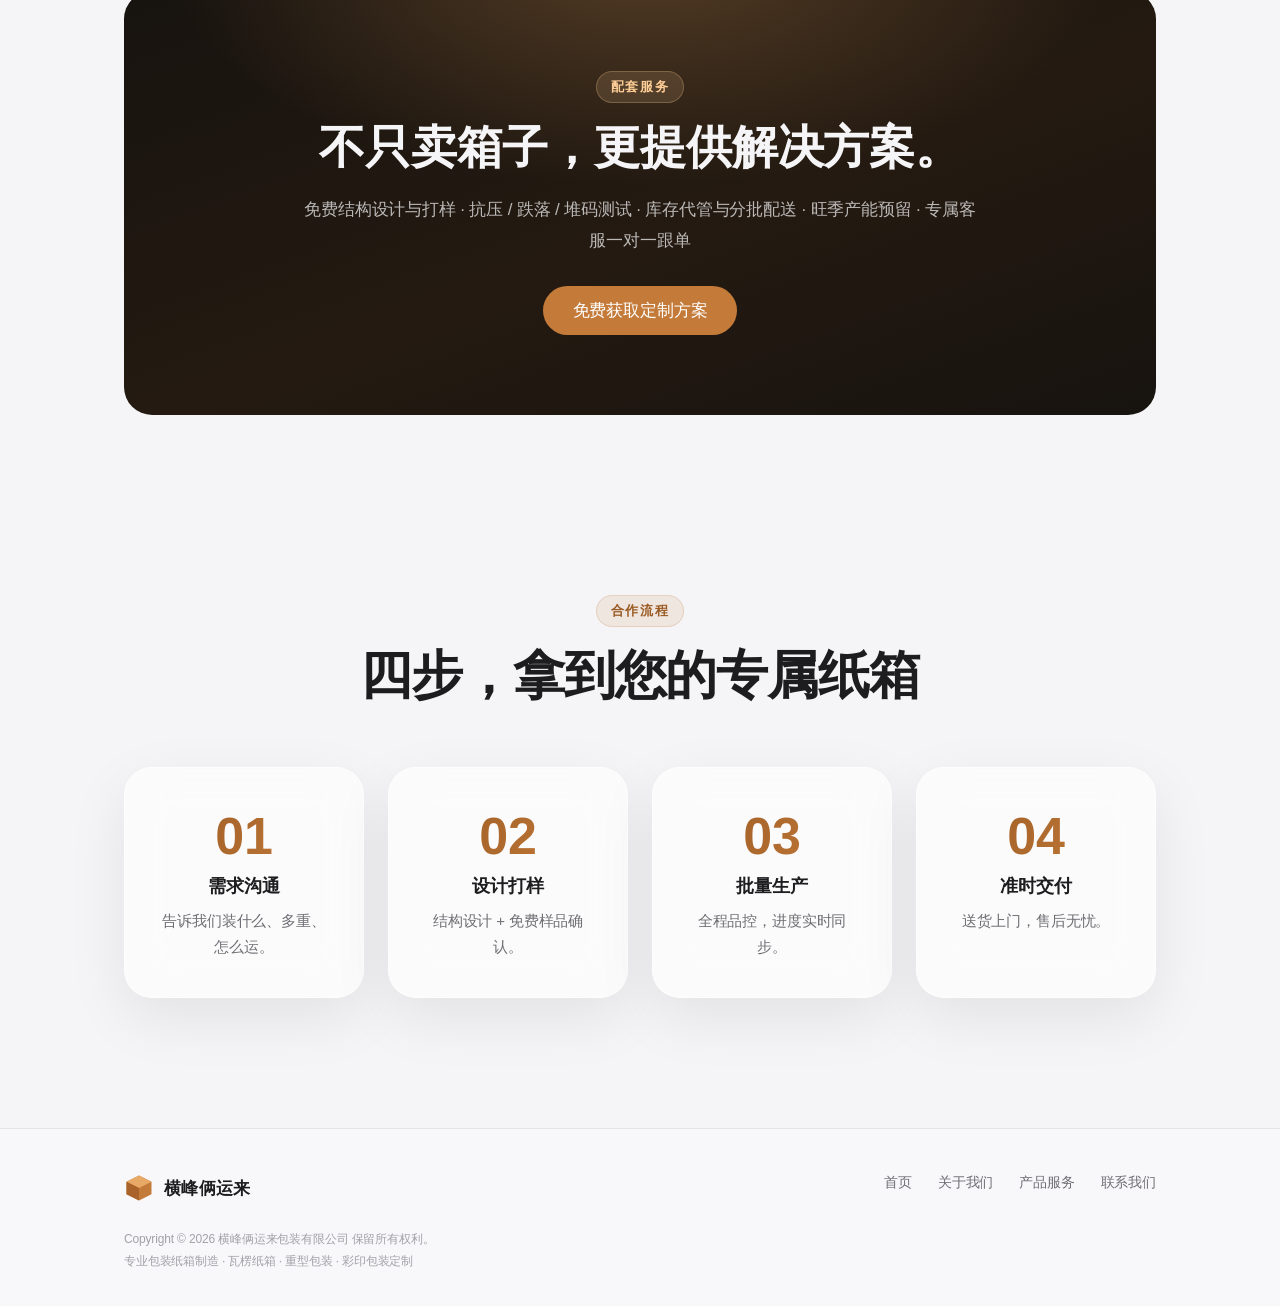
<file: products.html>
<!DOCTYPE html>
<html lang="zh-CN">
<head>
<meta charset="UTF-8">
<meta name="viewport" content="width=device-width, initial-scale=1.0">
<title>产品服务 — 横峰俩运来</title>
<link rel="stylesheet" href="style.css">
</head>
<body>
<div class="ambient"></div>

<nav class="nav">
  <div class="nav-inner">
    <a class="brand" href="index.html">
      <svg viewBox="0 0 48 48" fill="none"><path d="M24 4 44 14v20L24 44 4 34V14L24 4z" fill="#c47b3a"/><path d="M24 4 44 14 24 24 4 14 24 4z" fill="#e8a866"/><path d="M24 24v20L4 34V14l20 10z" fill="#a9622a"/><path d="M14 9l20 10v7l-4-2v-5L10 9.5 14 9z" fill="#fff3e4"/></svg>
      <span class="brand-name">横峰俩运来</span>
    </a>
    <ul class="nav-links">
      <li><a href="index.html">首页</a></li>
      <li><a href="about.html">关于我们</a></li>
      <li><a href="products.html" class="active">产品服务</a></li>
      <li><a href="contact.html">联系我们</a></li>
      <li><a href="contact.html" class="nav-cta">立即咨询</a></li>
    </ul>
  </div>
</nav>

<header class="hero" style="min-height:58vh">
  <span class="eyebrow">产品服务</span>
  <h1 style="font-size:clamp(40px,7vw,80px)">总有一款，<br>为您的货物而生。</h1>
  <p class="sub">六大产品系列 + 全流程配套服务，从设计打样到批量交付，一站搞定。</p>
</header>

<section class="section" style="padding-top:20px">
  <div class="grid grid-3">
    <div class="glass card reveal">
      <div class="product-visual"><svg viewBox="0 0 48 48" fill="none"><path d="M24 6 42 15v18L24 42 6 33V15L24 6z" fill="#c47b3a"/><path d="M24 6 42 15 24 24 6 15 24 6z" fill="#e8a866"/><path d="M24 24v18L6 33V15l18 9z" fill="#a9622a"/></svg></div>
      <span class="tag">畅销 · 通用</span>
      <h3>瓦楞纸箱</h3>
      <p>三层 / 五层瓦楞结构，B楞、E楞、BC楞可选。适用于电商快递、仓储周转、日用品包装，性价比之选。</p>
    </div>
    <div class="glass card reveal">
      <div class="product-visual"><svg viewBox="0 0 48 48" fill="none"><rect x="8" y="14" width="32" height="26" rx="2" fill="#a9622a"/><rect x="8" y="14" width="32" height="9" fill="#c47b3a"/><path d="M4 14h40l-4-8H8l-4 8z" fill="#e8a866"/><rect x="20" y="27" width="8" height="3" rx="1.5" fill="#fff3e4"/></svg></div>
      <span class="tag">重载 · 出口</span>
      <h3>重型包装箱</h3>
      <p>AAA 高强瓦楞 / 蜂窝纸板，单箱承重可达 1 吨，可替代木箱免熏蒸出口，机械、家电、汽配行业首选。</p>
    </div>
    <div class="glass card reveal">
      <div class="product-visual"><svg viewBox="0 0 48 48" fill="none"><rect x="9" y="10" width="30" height="28" rx="3" fill="#e8a866"/><rect x="13" y="15" width="22" height="8" rx="2" fill="#fff3e4"/><circle cx="17" cy="30" r="3" fill="#c47b3a"/><rect x="23" y="27.5" width="12" height="2.5" rx="1.2" fill="#a9622a"/><rect x="23" y="32" width="8" height="2.5" rx="1.2" fill="#a9622a"/></svg></div>
      <span class="tag">品牌 · 定制</span>
      <h3>彩印包装盒</h3>
      <p>高清胶印 / 水印工艺，可覆膜、烫金、UV。为品牌量身打造有辨识度的外包装，让开箱成为享受。</p>
    </div>
    <div class="glass card reveal">
      <div class="product-visual"><svg viewBox="0 0 48 48" fill="none"><path d="M8 18h32v20a2 2 0 0 1-2 2H10a2 2 0 0 1-2-2V18z" fill="#c47b3a"/><path d="M6 12h36v6H6z" fill="#e8a866"/><path d="M20 12h8v10l-4-3-4 3V12z" fill="#fff3e4"/></svg></div>
      <span class="tag">生鲜 · 冷链</span>
      <h3>生鲜果蔬箱</h3>
      <p>防潮涂蜡 / 覆膜处理，透气孔结构设计，保鲜抗压，水果、蔬菜、水产冷链运输专用。</p>
    </div>
    <div class="glass card reveal">
      <div class="product-visual"><svg viewBox="0 0 48 48" fill="none"><rect x="10" y="8" width="28" height="32" rx="2" fill="#e8a866"/><path d="M10 8h28v8H10z" fill="#c47b3a"/><path d="M16 22h16M16 28h16M16 34h10" stroke="#a9622a" stroke-width="3" stroke-linecap="round"/></svg></div>
      <span class="tag">缓冲 · 内衬</span>
      <h3>纸质缓冲内衬</h3>
      <p>纸卡格挡、纸浆模塑、蜂窝内衬，替代泡沫塑料，环保又稳固，易碎品运输的贴心保护。</p>
    </div>
    <div class="glass card reveal">
      <div class="product-visual"><svg viewBox="0 0 48 48" fill="none"><path d="M6 34h36v6H6z" fill="#a9622a"/><rect x="10" y="22" width="12" height="12" fill="#c47b3a"/><rect x="26" y="22" width="12" height="12" fill="#e8a866"/><rect x="18" y="10" width="12" height="12" fill="#e8a866"/><path d="M18 10h12v4H18z" fill="#fff3e4"/></svg></div>
      <span class="tag">异形 · 打样</span>
      <h3>异形定制纸箱</h3>
      <p>天地盖、飞机盒、抽屉盒、展示盒……结构工程师免费设计，24 小时快速打样。</p>
    </div>
  </div>
</section>

<section class="section" style="padding-top:0">
  <div class="dark-band reveal">
    <span class="eyebrow" style="background:rgba(255,206,150,.14);border-color:rgba(255,206,150,.25);color:#ffce96">配套服务</span>
    <h2>不只卖箱子，更提供解决方案。</h2>
    <p>免费结构设计与打样 · 抗压 / 跌落 / 堆码测试 · 库存代管与分批配送 · 旺季产能预留 · 专属客服一对一跟单</p>
    <div class="hero-actions" style="margin-top:30px">
      <a class="btn btn-primary" href="contact.html">免费获取定制方案</a>
    </div>
  </div>
</section>

<section class="section">
  <div class="section-head reveal">
    <span class="eyebrow">合作流程</span>
    <h2>四步，拿到您的专属纸箱</h2>
  </div>
  <div class="grid" style="grid-template-columns:repeat(4,1fr)" id="flow-grid">
    <div class="glass card reveal" style="text-align:center">
      <div class="stat"><div class="num">01</div></div>
      <h3 style="font-size:18px;margin-top:8px">需求沟通</h3>
      <p>告诉我们装什么、多重、怎么运。</p>
    </div>
    <div class="glass card reveal" style="text-align:center">
      <div class="stat"><div class="num">02</div></div>
      <h3 style="font-size:18px;margin-top:8px">设计打样</h3>
      <p>结构设计 + 免费样品确认。</p>
    </div>
    <div class="glass card reveal" style="text-align:center">
      <div class="stat"><div class="num">03</div></div>
      <h3 style="font-size:18px;margin-top:8px">批量生产</h3>
      <p>全程品控，进度实时同步。</p>
    </div>
    <div class="glass card reveal" style="text-align:center">
      <div class="stat"><div class="num">04</div></div>
      <h3 style="font-size:18px;margin-top:8px">准时交付</h3>
      <p>送货上门，售后无忧。</p>
    </div>
  </div>
</section>

<footer class="footer">
  <div class="footer-inner">
    <div class="footer-top">
      <a class="brand" href="index.html">
        <svg viewBox="0 0 48 48" fill="none" width="26" height="26"><path d="M24 4 44 14v20L24 44 4 34V14L24 4z" fill="#c47b3a"/><path d="M24 4 44 14 24 24 4 14 24 4z" fill="#e8a866"/><path d="M24 24v20L4 34V14l20 10z" fill="#a9622a"/></svg>
        <span class="brand-name">横峰俩运来</span>
      </a>
      <ul class="footer-links">
        <li><a href="index.html">首页</a></li>
        <li><a href="about.html">关于我们</a></li>
        <li><a href="products.html">产品服务</a></li>
        <li><a href="contact.html">联系我们</a></li>
      </ul>
    </div>
    <p class="footer-copy">Copyright © 2026 横峰俩运来包装有限公司 保留所有权利。<br>专业包装纸箱制造 · 瓦楞纸箱 · 重型包装 · 彩印包装定制</p>
  </div>
</footer>

<style>@media (max-width:860px){#flow-grid{grid-template-columns:repeat(2,1fr)!important}}</style>
<script src="app.js"></script>
</body>
</html>
</file>
<file: style.css>
/* ============ 横峰俩运来 · 苹果风格企业官网 ============ */
:root {
  --bg: #f5f5f7;
  --bg-dark: #000;
  --text: #1d1d1f;
  --text-secondary: #6e6e73;
  --accent: #c47b3a;          /* 牛皮纸箱主题色 */
  --accent-deep: #9a5a22;
  --blue: #0071e3;
  --glass: rgba(255, 255, 255, 0.62);
  --glass-strong: rgba(255, 255, 255, 0.78);
  --glass-border: rgba(255, 255, 255, 0.55);
  --shadow: 0 20px 60px rgba(0, 0, 0, 0.08);
  --radius: 28px;
}

* { margin: 0; padding: 0; box-sizing: border-box; }

html { scroll-behavior: smooth; }

body {
  font-family: -apple-system, BlinkMacSystemFont, "SF Pro Display", "SF Pro SC",
    "PingFang SC", "Helvetica Neue", "Microsoft YaHei", sans-serif;
  background: var(--bg);
  color: var(--text);
  -webkit-font-smoothing: antialiased;
  letter-spacing: -0.01em;
  overflow-x: hidden;
}

/* ---------- 背景光晕 ---------- */
.ambient {
  position: fixed; inset: 0; z-index: -1; overflow: hidden;
  background:
    radial-gradient(900px 600px at 12% -8%, rgba(255, 196, 128, 0.35), transparent 60%),
    radial-gradient(800px 560px at 92% 12%, rgba(120, 180, 255, 0.28), transparent 60%),
    radial-gradient(1000px 700px at 50% 110%, rgba(255, 170, 100, 0.20), transparent 65%),
    var(--bg);
}

/* ---------- 导航栏（磨砂玻璃） ---------- */
.nav {
  position: fixed; top: 0; left: 0; right: 0; z-index: 100;
  backdrop-filter: saturate(180%) blur(22px);
  -webkit-backdrop-filter: saturate(180%) blur(22px);
  background: rgba(251, 251, 253, 0.72);
  border-bottom: 1px solid rgba(0, 0, 0, 0.06);
}
.nav-inner {
  max-width: 1080px; margin: 0 auto; padding: 0 22px;
  height: 56px; display: flex; align-items: center; justify-content: space-between;
}
.brand {
  display: flex; align-items: center; gap: 10px;
  text-decoration: none; color: var(--text);
}
.brand svg { width: 30px; height: 30px; }
.brand-name { font-size: 18px; font-weight: 700; letter-spacing: 0.02em; }
.nav-links { display: flex; gap: 34px; list-style: none; }
.nav-links a {
  color: rgba(29, 29, 31, 0.78); text-decoration: none;
  font-size: 14px; transition: color 0.25s;
}
.nav-links a:hover, .nav-links a.active { color: var(--accent-deep); }
.nav-cta {
  font-size: 13px; color: #fff !important; background: var(--accent);
  padding: 7px 16px; border-radius: 980px; transition: background 0.25s;
}
.nav-cta:hover { background: var(--accent-deep); }

/* ---------- Hero ---------- */
.hero {
  min-height: 92vh; display: flex; flex-direction: column;
  align-items: center; justify-content: center; text-align: center;
  padding: 140px 24px 80px;
}
.hero-logo { width: 108px; height: 108px; margin-bottom: 28px; filter: drop-shadow(0 16px 36px rgba(196, 123, 58, 0.35)); animation: float 6s ease-in-out infinite; }
@keyframes float { 0%,100% { transform: translateY(0); } 50% { transform: translateY(-12px); } }

.hero h1 {
  font-size: clamp(52px, 9vw, 104px); font-weight: 800; line-height: 1.05;
  letter-spacing: -0.02em;
  background: linear-gradient(92deg, #1d1d1f 10%, #8a5a2b 45%, #c47b3a 65%, #1d1d1f 92%);
  -webkit-background-clip: text; background-clip: text; color: transparent;
}
.hero .tagline {
  margin-top: 22px; font-size: clamp(20px, 3vw, 30px);
  font-weight: 600; color: var(--text);
}
.hero .sub {
  margin-top: 14px; font-size: clamp(15px, 2vw, 19px);
  color: var(--text-secondary); max-width: 640px; line-height: 1.6;
}
.hero-actions { margin-top: 36px; display: flex; gap: 18px; flex-wrap: wrap; justify-content: center; }

.btn {
  display: inline-block; text-decoration: none; font-size: 17px; font-weight: 500;
  padding: 13px 30px; border-radius: 980px; transition: all 0.3s;
}
.btn-primary { background: var(--accent); color: #fff; }
.btn-primary:hover { background: var(--accent-deep); transform: translateY(-2px); box-shadow: 0 12px 28px rgba(196,123,58,.35); }
.btn-ghost {
  color: var(--accent-deep);
  background: var(--glass);
  border: 1px solid rgba(196, 123, 58, 0.35);
  backdrop-filter: blur(14px); -webkit-backdrop-filter: blur(14px);
}
.btn-ghost:hover { background: var(--glass-strong); transform: translateY(-2px); }

/* ---------- 通用区块 ---------- */
.section { max-width: 1080px; margin: 0 auto; padding: 90px 24px; }
.section-head { text-align: center; margin-bottom: 56px; }
.section-head h2 { font-size: clamp(32px, 5vw, 52px); font-weight: 800; letter-spacing: -0.02em; }
.section-head p { margin-top: 14px; color: var(--text-secondary); font-size: 18px; }

.eyebrow {
  display: inline-block; font-size: 13px; font-weight: 600; letter-spacing: 0.12em;
  color: var(--accent-deep); text-transform: uppercase; margin-bottom: 14px;
  padding: 6px 14px; border-radius: 980px;
  background: rgba(196, 123, 58, 0.12); border: 1px solid rgba(196, 123, 58, 0.2);
}

/* ---------- 磨砂玻璃卡片 ---------- */
.glass {
  background: var(--glass);
  backdrop-filter: saturate(160%) blur(24px);
  -webkit-backdrop-filter: saturate(160%) blur(24px);
  border: 1px solid var(--glass-border);
  border-radius: var(--radius);
  box-shadow: var(--shadow);
}
.grid { display: grid; gap: 24px; }
.grid-3 { grid-template-columns: repeat(3, 1fr); }
.grid-2 { grid-template-columns: repeat(2, 1fr); }
@media (max-width: 860px) { .grid-3, .grid-2 { grid-template-columns: 1fr; } }

.card { padding: 38px 32px; transition: transform 0.35s, box-shadow 0.35s; }
.card:hover { transform: translateY(-8px); box-shadow: 0 30px 70px rgba(0,0,0,0.12); }
.card .icon {
  width: 58px; height: 58px; border-radius: 16px; display: flex;
  align-items: center; justify-content: center; margin-bottom: 22px;
  background: linear-gradient(135deg, rgba(255,206,150,.9), rgba(196,123,58,.85));
  box-shadow: 0 10px 24px rgba(196,123,58,.3);
}
.card .icon svg { width: 30px; height: 30px; }
.card h3 { font-size: 22px; font-weight: 700; margin-bottom: 10px; }
.card p { color: var(--text-secondary); font-size: 15px; line-height: 1.7; }

/* ---------- 数据条 ---------- */
.stats { display: grid; grid-template-columns: repeat(4, 1fr); gap: 20px; padding: 44px 36px; }
@media (max-width: 860px) { .stats { grid-template-columns: repeat(2, 1fr); } }
.stat { text-align: center; }
.stat .num {
  font-size: clamp(34px, 4.5vw, 52px); font-weight: 800;
  background: linear-gradient(120deg, var(--accent-deep), var(--accent));
  -webkit-background-clip: text; background-clip: text; color: transparent;
}
.stat .label { margin-top: 6px; color: var(--text-secondary); font-size: 14px; }

/* ---------- 深色大图区 ---------- */
.dark-band {
  background: linear-gradient(160deg, #17130f 0%, #241a11 55%, #17130f 100%);
  border-radius: var(--radius); overflow: hidden;
  padding: 80px 48px; text-align: center; color: #f5f5f7; position: relative;
}
.dark-band::before {
  content: ""; position: absolute; inset: 0;
  background: radial-gradient(680px 340px at 50% -10%, rgba(255, 178, 102, 0.25), transparent 70%);
}
.dark-band > * { position: relative; }
.dark-band h2 { font-size: clamp(30px, 4.5vw, 46px); font-weight: 800; }
.dark-band p { margin-top: 16px; color: rgba(245,245,247,0.72); font-size: 17px; line-height: 1.8; max-width: 680px; margin-left: auto; margin-right: auto; }

/* ---------- 产品页 ---------- */
.product-visual {
  height: 210px; border-radius: 20px; margin-bottom: 26px;
  display: flex; align-items: center; justify-content: center;
  background: linear-gradient(150deg, rgba(255,222,184,.75), rgba(222,167,110,.55));
  overflow: hidden;
}
.product-visual svg { width: 120px; height: 120px; filter: drop-shadow(0 14px 24px rgba(122,74,32,.3)); }
.tag {
  display: inline-block; font-size: 12px; font-weight: 600; color: var(--accent-deep);
  background: rgba(196,123,58,.12); padding: 4px 12px; border-radius: 980px; margin-bottom: 12px;
}

/* ---------- 时间线 ---------- */
.timeline { position: relative; margin-top: 20px; }
.timeline::before {
  content: ""; position: absolute; left: 19px; top: 8px; bottom: 8px; width: 2px;
  background: linear-gradient(rgba(196,123,58,.6), rgba(196,123,58,.08));
}
.tl-item { position: relative; padding: 0 0 38px 60px; }
.tl-item:last-child { padding-bottom: 0; }
.tl-dot {
  position: absolute; left: 8px; top: 4px; width: 24px; height: 24px; border-radius: 50%;
  background: linear-gradient(135deg, #ffce96, var(--accent));
  border: 4px solid #fff; box-shadow: 0 4px 12px rgba(196,123,58,.4);
}
.tl-item .year { font-size: 14px; font-weight: 700; color: var(--accent-deep); }
.tl-item h4 { font-size: 19px; font-weight: 700; margin: 4px 0 6px; }
.tl-item p { color: var(--text-secondary); font-size: 15px; line-height: 1.7; }

/* ---------- 联系页 ---------- */
.contact-item { display: flex; gap: 18px; align-items: flex-start; padding: 22px 0; border-bottom: 1px solid rgba(0,0,0,.06); }
.contact-item:last-child { border-bottom: none; }
.contact-item .ci-icon {
  flex: 0 0 46px; height: 46px; border-radius: 13px; display: flex; align-items: center; justify-content: center;
  background: linear-gradient(135deg, rgba(255,206,150,.9), rgba(196,123,58,.85));
}
.contact-item .ci-icon svg { width: 24px; height: 24px; }
.contact-item h4 { font-size: 16px; font-weight: 700; }
.contact-item p { color: var(--text-secondary); font-size: 15px; margin-top: 3px; line-height: 1.6; }

.form-grid { display: grid; gap: 16px; }
.form-grid input, .form-grid textarea {
  width: 100%; padding: 15px 18px; border-radius: 14px; font-size: 15px;
  border: 1px solid rgba(0,0,0,.1); background: rgba(255,255,255,.75);
  font-family: inherit; color: var(--text); outline: none; transition: all .25s;
  backdrop-filter: blur(10px); -webkit-backdrop-filter: blur(10px);
}
.form-grid input:focus, .form-grid textarea:focus {
  border-color: var(--accent); box-shadow: 0 0 0 4px rgba(196,123,58,.15);
}
.form-grid textarea { min-height: 130px; resize: vertical; }
.form-grid button {
  border: none; cursor: pointer; font-family: inherit;
}

/* ---------- 页脚 ---------- */
.footer {
  margin-top: 40px; border-top: 1px solid rgba(0,0,0,.08);
  backdrop-filter: blur(20px); -webkit-backdrop-filter: blur(20px);
  background: rgba(251,251,253,.6);
}
.footer-inner { max-width: 1080px; margin: 0 auto; padding: 44px 24px 34px; }
.footer-top { display: flex; justify-content: space-between; flex-wrap: wrap; gap: 28px; }
.footer .brand-name { font-size: 17px; }
.footer-links { display: flex; gap: 26px; list-style: none; flex-wrap: wrap; }
.footer-links a { color: var(--text-secondary); text-decoration: none; font-size: 14px; }
.footer-links a:hover { color: var(--accent-deep); }
.footer-copy { margin-top: 26px; font-size: 12px; color: #a1a1a6; line-height: 1.8; }

/* ---------- 品牌IP：运宝 ---------- */
.ip-wrap {
  display: flex; align-items: center; gap: 48px; padding: 52px 48px;
}
.ip-figure { flex: 0 0 260px; display: flex; justify-content: center; }
.mascot { width: 240px; height: auto; animation: float 5s ease-in-out infinite; filter: drop-shadow(0 18px 30px rgba(169, 98, 42, 0.28)); }
.mascot .wave { transform-origin: 186px 124px; animation: wave 2.2s ease-in-out infinite; }
@keyframes wave { 0%, 100% { transform: rotate(0deg); } 50% { transform: rotate(-16deg); } }
.ip-body h2 { font-size: clamp(28px, 4vw, 42px); font-weight: 800; letter-spacing: -0.02em; }
.ip-body > p { margin-top: 14px; color: var(--text-secondary); font-size: 16px; line-height: 1.8; }
.ip-tags { margin-top: 22px; display: flex; gap: 10px; flex-wrap: wrap; }
.ip-tags span {
  font-size: 13px; font-weight: 600; color: var(--accent-deep);
  background: rgba(196, 123, 58, 0.12); border: 1px solid rgba(196, 123, 58, 0.22);
  padding: 7px 16px; border-radius: 980px;
}
@media (max-width: 860px) {
  .ip-wrap { flex-direction: column; text-align: center; padding: 40px 26px; }
  .ip-tags { justify-content: center; }
}

/* ---------- 进场动画 ---------- */
.reveal { opacity: 0; transform: translateY(28px); transition: opacity .7s ease, transform .7s ease; }
.reveal.visible { opacity: 1; transform: translateY(0); }

/* ---------- 移动端 ---------- */
@media (max-width: 700px) {
  .nav-links { display: none; }
  .hero { min-height: 78vh; padding-top: 120px; }
  .section { padding: 60px 20px; }
  .dark-band { padding: 56px 26px; }
}
</file>
